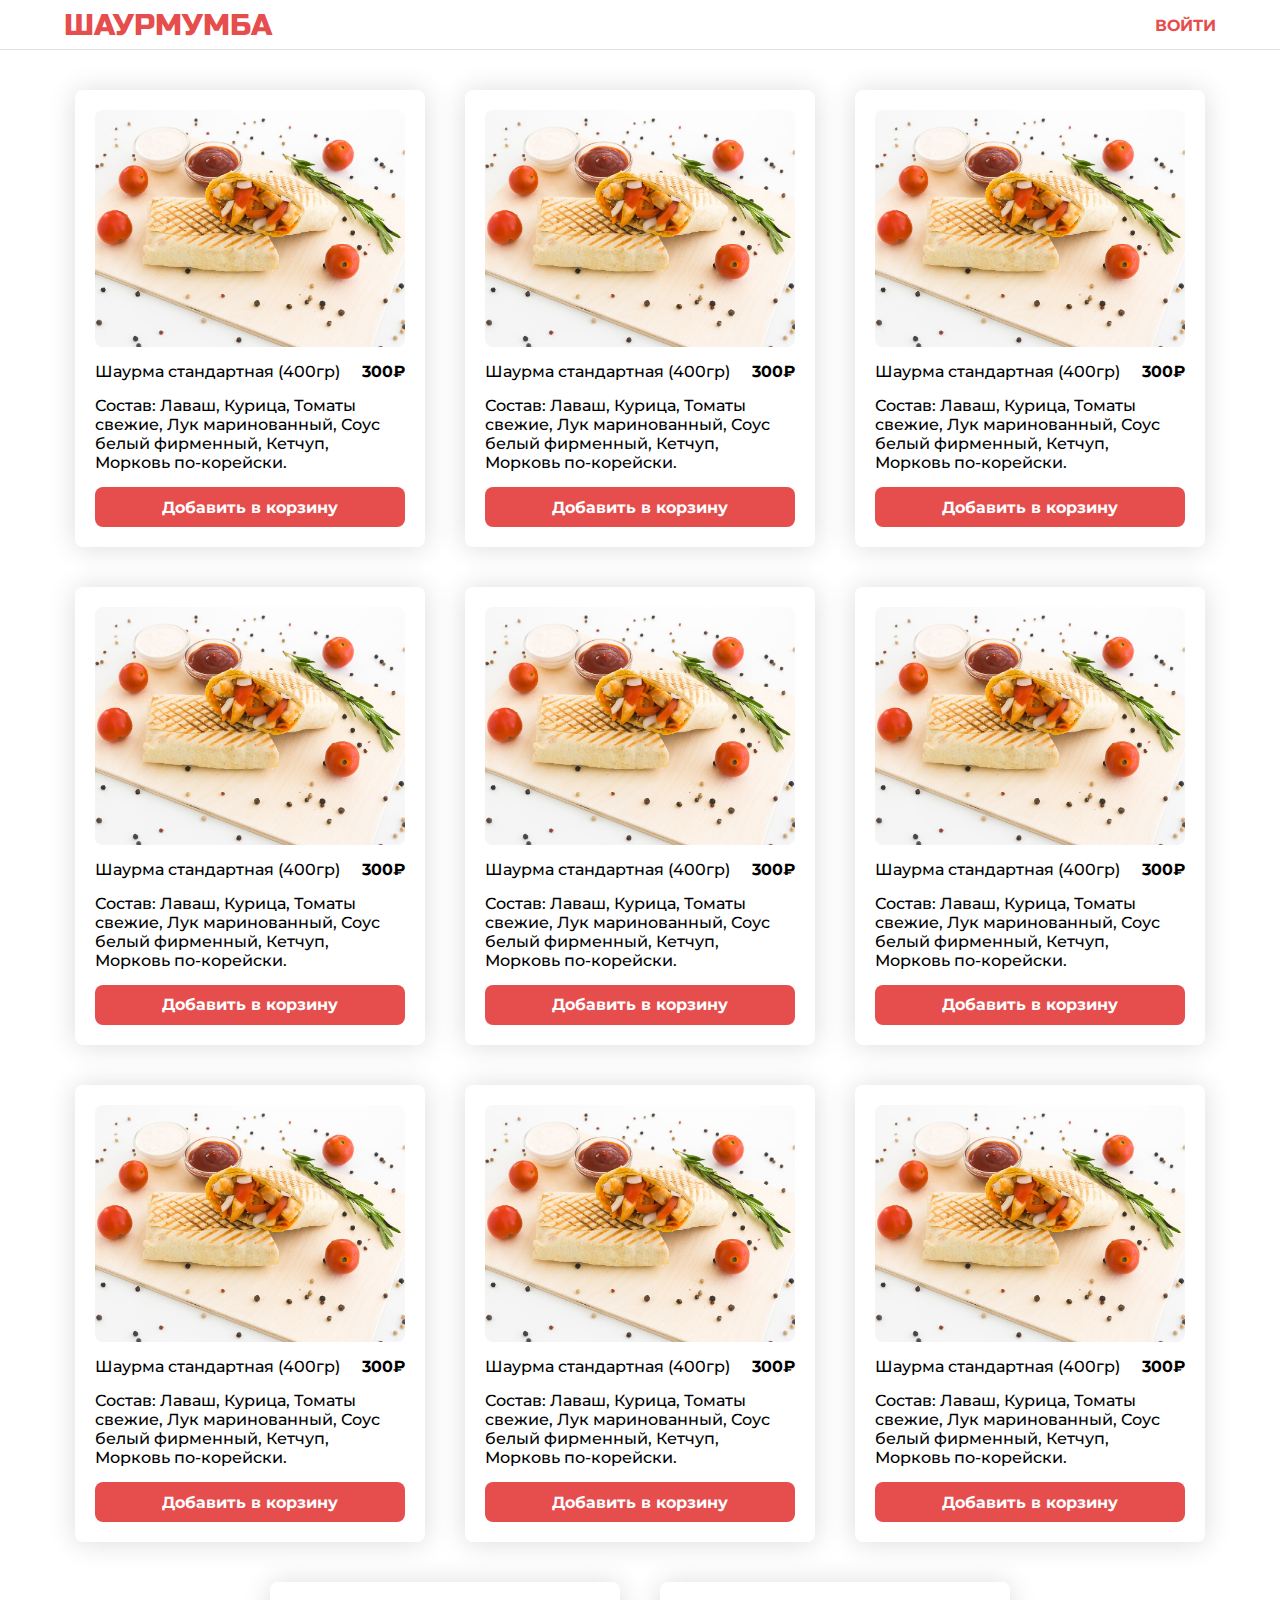
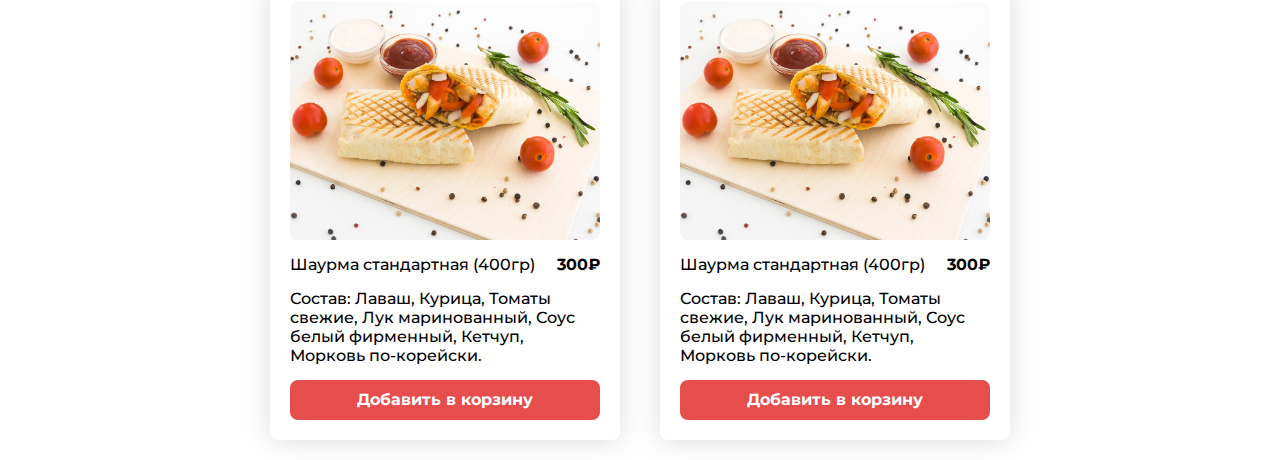
<file: index.html>
<!DOCTYPE html>
<html lang="ru">

<head>
    <meta charset="UTF-8">
    <meta name="viewport" content="width=device-width, initial-scale=1.0">
    <title>Шаурмумба</title>

    <!-- Favicon -->
    <link rel="shortcut icon" href="favicon.ico" type="image/x-icon">
    <!-- Style CSS -->
    <link rel="stylesheet" href="CSS/style.css">
</head>

<body>
    <div class="header">
        <div class="header__container">
            <div class="header__logo">
                <a href="index.html">
                    <h1>Шаурмумба</h1>
                </a>
            </div>
    
            <div class="header__menu">
                <a href="login.html">Войти</a>
            </div>
        </div>
    </div>

    <div class="container">
        <div class="cards">

            <div class="card">
                <div class="card__header">
                    <img src="IMG/shaurma1.jpg" draggable="false" alt="фото шаурмы" class="card__image">
                </div>

                <div class="card__body">
                    <div class="card_name-price">
                        <div class="card__name">
                            <p>Шаурма стандартная (400гр)</p>
                        </div>
    
                        <div class="card__price">
                            <p>300₽</p>
                        </div>
                    </div>

                    <div class="card__text">
                        <p>Состав: Лаваш, Курица, Томаты свежие, Лук маринованный, Соус белый фирменный,
                            Кетчуп, Морковь по-корейски.
                        </p>
                    </div>
                </div>

                <div class="card__footer">
                    <button class="btn" type="button">Добавить в корзину</button>
                </div>
            </div>

            <div class="card">
                <div class="card__header">
                    <img src="IMG/shaurma1.jpg" draggable="false" alt="фото шаурмы" class="card__image">
                </div>

                <div class="card__body">
                    <div class="card_name-price">
                        <div class="card__name">
                            <p>Шаурма стандартная (400гр)</p>
                        </div>
    
                        <div class="card__price">
                            <p>300₽</p>
                        </div>
                    </div>

                    <div class="card__text">
                        <p>Состав: Лаваш, Курица, Томаты свежие, Лук маринованный, Соус белый фирменный,
                            Кетчуп, Морковь по-корейски.
                        </p>
                    </div>
                </div>

                <div class="card__footer">
                    <button class="btn" type="button">Добавить в корзину</button>
                </div>
            </div>

            <div class="card">
                <div class="card__header">
                    <img src="IMG/shaurma1.jpg" draggable="false" alt="фото шаурмы" class="card__image">
                </div>

                <div class="card__body">
                    <div class="card_name-price">
                        <div class="card__name">
                            <p>Шаурма стандартная (400гр)</p>
                        </div>
    
                        <div class="card__price">
                            <p>300₽</p>
                        </div>
                    </div>

                    <div class="card__text">
                        <p>Состав: Лаваш, Курица, Томаты свежие, Лук маринованный, Соус белый фирменный,
                            Кетчуп, Морковь по-корейски.
                        </p>
                    </div>
                </div>

                <div class="card__footer">
                    <button class="btn" type="button">Добавить в корзину</button>
                </div>
            </div>

            <div class="card">
                <div class="card__header">
                    <img src="IMG/shaurma1.jpg" draggable="false" alt="фото шаурмы" class="card__image">
                </div>

                <div class="card__body">
                    <div class="card_name-price">
                        <div class="card__name">
                            <p>Шаурма стандартная (400гр)</p>
                        </div>
    
                        <div class="card__price">
                            <p>300₽</p>
                        </div>
                    </div>

                    <div class="card__text">
                        <p>Состав: Лаваш, Курица, Томаты свежие, Лук маринованный, Соус белый фирменный,
                            Кетчуп, Морковь по-корейски.
                        </p>
                    </div>
                </div>

                <div class="card__footer">
                    <button class="btn" type="button">Добавить в корзину</button>
                </div>
            </div>

            <div class="card">
                <div class="card__header">
                    <img src="IMG/shaurma1.jpg" draggable="false" alt="фото шаурмы" class="card__image">
                </div>

                <div class="card__body">
                    <div class="card_name-price">
                        <div class="card__name">
                            <p>Шаурма стандартная (400гр)</p>
                        </div>
    
                        <div class="card__price">
                            <p>300₽</p>
                        </div>
                    </div>

                    <div class="card__text">
                        <p>Состав: Лаваш, Курица, Томаты свежие, Лук маринованный, Соус белый фирменный,
                            Кетчуп, Морковь по-корейски.
                        </p>
                    </div>
                </div>

                <div class="card__footer">
                    <button class="btn" type="button">Добавить в корзину</button>
                </div>
            </div>

            <div class="card">
                <div class="card__header">
                    <img src="IMG/shaurma1.jpg" draggable="false" alt="фото шаурмы" class="card__image">
                </div>

                <div class="card__body">
                    <div class="card_name-price">
                        <div class="card__name">
                            <p>Шаурма стандартная (400гр)</p>
                        </div>
    
                        <div class="card__price">
                            <p>300₽</p>
                        </div>
                    </div>

                    <div class="card__text">
                        <p>Состав: Лаваш, Курица, Томаты свежие, Лук маринованный, Соус белый фирменный,
                            Кетчуп, Морковь по-корейски.
                        </p>
                    </div>
                </div>

                <div class="card__footer">
                    <button class="btn" type="button">Добавить в корзину</button>
                </div>
            </div>
            <div class="card">
                <div class="card__header">
                    <img src="IMG/shaurma1.jpg" draggable="false" alt="фото шаурмы" class="card__image">
                </div>

                <div class="card__body">
                    <div class="card_name-price">
                        <div class="card__name">
                            <p>Шаурма стандартная (400гр)</p>
                        </div>
    
                        <div class="card__price">
                            <p>300₽</p>
                        </div>
                    </div>

                    <div class="card__text">
                        <p>Состав: Лаваш, Курица, Томаты свежие, Лук маринованный, Соус белый фирменный,
                            Кетчуп, Морковь по-корейски.
                        </p>
                    </div>
                </div>

                <div class="card__footer">
                    <button class="btn" type="button">Добавить в корзину</button>
                </div>
            </div>
            <div class="card">
                <div class="card__header">
                    <img src="IMG/shaurma1.jpg" draggable="false" alt="фото шаурмы" class="card__image">
                </div>

                <div class="card__body">
                    <div class="card_name-price">
                        <div class="card__name">
                            <p>Шаурма стандартная (400гр)</p>
                        </div>
    
                        <div class="card__price">
                            <p>300₽</p>
                        </div>
                    </div>

                    <div class="card__text">
                        <p>Состав: Лаваш, Курица, Томаты свежие, Лук маринованный, Соус белый фирменный,
                            Кетчуп, Морковь по-корейски.
                        </p>
                    </div>
                </div>

                <div class="card__footer">
                    <button class="btn" type="button">Добавить в корзину</button>
                </div>
            </div>
            <div class="card">
                <div class="card__header">
                    <img src="IMG/shaurma1.jpg" draggable="false" alt="фото шаурмы" class="card__image">
                </div>

                <div class="card__body">
                    <div class="card_name-price">
                        <div class="card__name">
                            <p>Шаурма стандартная (400гр)</p>
                        </div>
    
                        <div class="card__price">
                            <p>300₽</p>
                        </div>
                    </div>

                    <div class="card__text">
                        <p>Состав: Лаваш, Курица, Томаты свежие, Лук маринованный, Соус белый фирменный,
                            Кетчуп, Морковь по-корейски.
                        </p>
                    </div>
                </div>

                <div class="card__footer">
                    <button class="btn" type="button">Добавить в корзину</button>
                </div>
            </div>
            <div class="card">
                <div class="card__header">
                    <img src="IMG/shaurma1.jpg" draggable="false" alt="фото шаурмы" class="card__image">
                </div>

                <div class="card__body">
                    <div class="card_name-price">
                        <div class="card__name">
                            <p>Шаурма стандартная (400гр)</p>
                        </div>
    
                        <div class="card__price">
                            <p>300₽</p>
                        </div>
                    </div>

                    <div class="card__text">
                        <p>Состав: Лаваш, Курица, Томаты свежие, Лук маринованный, Соус белый фирменный,
                            Кетчуп, Морковь по-корейски.
                        </p>
                    </div>
                </div>

                <div class="card__footer">
                    <button class="btn" type="button">Добавить в корзину</button>
                </div>
            </div>
            <div class="card">
                <div class="card__header">
                    <img src="IMG/shaurma1.jpg" draggable="false" alt="фото шаурмы" class="card__image">
                </div>

                <div class="card__body">
                    <div class="card_name-price">
                        <div class="card__name">
                            <p>Шаурма стандартная (400гр)</p>
                        </div>
    
                        <div class="card__price">
                            <p>300₽</p>
                        </div>
                    </div>

                    <div class="card__text">
                        <p>Состав: Лаваш, Курица, Томаты свежие, Лук маринованный, Соус белый фирменный,
                            Кетчуп, Морковь по-корейски.
                        </p>
                    </div>
                </div>

                <div class="card__footer">
                    <button class="btn" type="button">Добавить в корзину</button>
                </div>
            </div>

        </div>
    </div>
</body>

</html>
</file>
<file: CSS/style.css>
/* Google Fonts */
@import url("https://fonts.googleapis.com/css2?family=Russo+One&display=swap");
@import url("https://fonts.googleapis.com/css2?family=Montserrat:ital,wght@0,100..900;1,100..900&display=swap");
.header {
  -webkit-user-select: none;
     -moz-user-select: none;
          user-select: none;
  height: 50px;
  border-bottom: 1px #e3e3e3 solid;
}
.header a {
  color: #e64d4d;
}
.header h1 {
  font-size: 30px;
  font-family: "Russo One", sans-serif;
  text-transform: uppercase;
}

.header__container {
  height: 50px;
  display: flex;
  align-items: center;
  justify-content: space-between;
}

.header__menu {
  display: flex;
  align-items: center;
  justify-content: space-between;
  gap: 15px;
}
.header__menu a {
  text-transform: uppercase;
  font-weight: 700;
  background: linear-gradient(currentColor 0 0) bottom/var(--d, 0) 2px no-repeat;
  transition: 0.2s;
}
.header__menu a:hover {
  --d: 100%;
}

@media (max-width: 1200px) {
  .profile {
    flex-direction: column;
  }
  .profile .profile__info {
    width: 100%;
  }
  .profile .profile__edit {
    width: 100%;
  }
}
@media (max-width: 830px) {
  .card {
    min-width: 500px;
  }
}
@media (max-width: 620px) {
  .card {
    min-width: 350px;
  }
}
/* Reset and base styles  */
* {
  padding: 0px;
  margin: 0px;
  border: none;
}

*,
*::before,
*::after {
  box-sizing: border-box;
}

/* Links */
a, a:link, a:visited {
  text-decoration: none;
}

a:hover {
  text-decoration: none;
}

/* Common */
aside, nav, footer, header, section, main {
  display: block;
}

h1, h2, h3, h4, h5, h6, p {
  font-size: inherit;
  font-weight: inherit;
}

ul, ul li {
  list-style: none;
}

img {
  vertical-align: top;
}

img, svg {
  max-width: 100%;
  height: auto;
}

address {
  font-style: normal;
}

/* Form */
input, textarea, button, select {
  font-family: inherit;
  font-size: inherit;
  color: inherit;
  background-color: transparent;
}

input::-ms-clear {
  display: none;
}

button, input[type=submit] {
  display: inline-block;
  box-shadow: none;
  background-color: transparent;
  background: none;
  cursor: pointer;
}

input:focus, input:active,
button:focus, button:active {
  outline: none;
}

button::-moz-focus-inner {
  padding: 0;
  border: 0;
}

label {
  cursor: pointer;
}

legend {
  display: block;
}

.btn {
  text-align: center;
  width: 100%;
  font-weight: 700;
  color: #fff;
  background-color: #e64d4d;
  border-radius: 8px;
  padding: 10px;
  height: 40px;
  transition: 0.2s ease;
}
.btn:hover {
  background-color: #d44949;
}

.card {
  max-width: 350px;
  display: flex;
  gap: 15px;
  flex-direction: column;
  justify-content: center;
  padding: 20px;
  box-shadow: 0px 1px 28px 0px rgba(0, 0, 0, 0.14);
  border-radius: 8px;
}
.card .card__body {
  display: flex;
  flex-direction: column;
  gap: 15px;
}
.card .card_name-price {
  display: flex;
  justify-content: space-between;
}
.card .card__header img {
  border-radius: 8px;
}
.card .card__price p {
  font-weight: 700;
}

.form {
  margin: 40px auto;
  border-radius: 8px;
  padding: 20px;
  max-width: 450px;
  box-shadow: 0px 1px 28px 0px rgba(0, 0, 0, 0.14);
}
.form form {
  display: flex;
  flex-direction: column;
  align-items: center;
  gap: 20px;
}
.form form h2 {
  font-weight: 700;
  font-size: 28px;
}
.form form a {
  text-transform: uppercase;
  color: #e64d4d;
  font-weight: 700;
}
.form form a:hover {
  text-decoration: underline;
}

*::-webkit-scrollbar {
  height: 8px;
  width: 8px;
}

*::-webkit-scrollbar-track {
  border-radius: 0px;
  background-color: #DFE9EB;
}

*::-webkit-scrollbar-track:hover {
  background-color: #DFE9EB;
}

*::-webkit-scrollbar-track:active {
  background-color: #D7E1E3;
}

*::-webkit-scrollbar-thumb {
  border-radius: 0px;
  background-color: #e64d4d;
}

*::-webkit-scrollbar-thumb:hover {
  background-color: #d44949;
}

*::-webkit-scrollbar-thumb:active {
  background-color: #C94545;
}

.field {
  width: 100%;
  border: 3px #e3e3e3 solid;
  padding: 10px;
  border-radius: 8px;
  font-size: 20px;
  font-weight: 500;
  transition: border-color 0.3s ease;
}
.field:focus {
  border-color: #e64d4d;
}

.profile {
  display: flex;
  gap: 40px;
  margin-top: 40px;
}

.profile__info {
  display: flex;
  flex-direction: column;
  align-items: center;
  padding: 20px;
  width: 30%;
  border-radius: 8px;
  box-shadow: 0px 1px 28px 0px rgba(0, 0, 0, 0.14);
}

.profile__avatar {
  margin-top: 15px;
  margin-bottom: 15px;
  width: 250px;
  height: 250px;
  border-radius: 50%;
}

.profile__edit {
  width: 70%;
  border-radius: 8px;
  padding: 20px;
  box-shadow: 0px 1px 28px 0px rgba(0, 0, 0, 0.14);
}
.profile__edit h2 {
  font-size: 20px;
  font-weight: 600;
}
.profile__edit form {
  display: flex;
  flex-direction: column;
  align-items: center;
  gap: 8px;
}

.order-card {
  font-size: 18px;
  margin-top: 40px;
  display: flex;
  justify-content: space-between;
  align-items: center;
  border-radius: 8px;
  box-shadow: 0px 1px 28px 0px rgba(0, 0, 0, 0.14);
  padding: 20px;
}

.order-card__more-info {
  width: auto;
}

html {
  font-family: "Montserrat", sans-serif;
  font-weight: 500;
}

body {
  padding-bottom: 20px;
}

.container, .header__container {
  max-width: 90%;
  margin: 0 auto;
}

.cards {
  margin-top: 40px;
  display: flex;
  align-items: center;
  justify-content: center;
  flex-wrap: wrap;
  gap: 40px;
}

.order-cards {
  width: 100%;
  margin-top: 40px;
}
.order-cards h2 {
  font-size: 26px;
  font-weight: 700;
}/*# sourceMappingURL=style.css.map */
</file>
